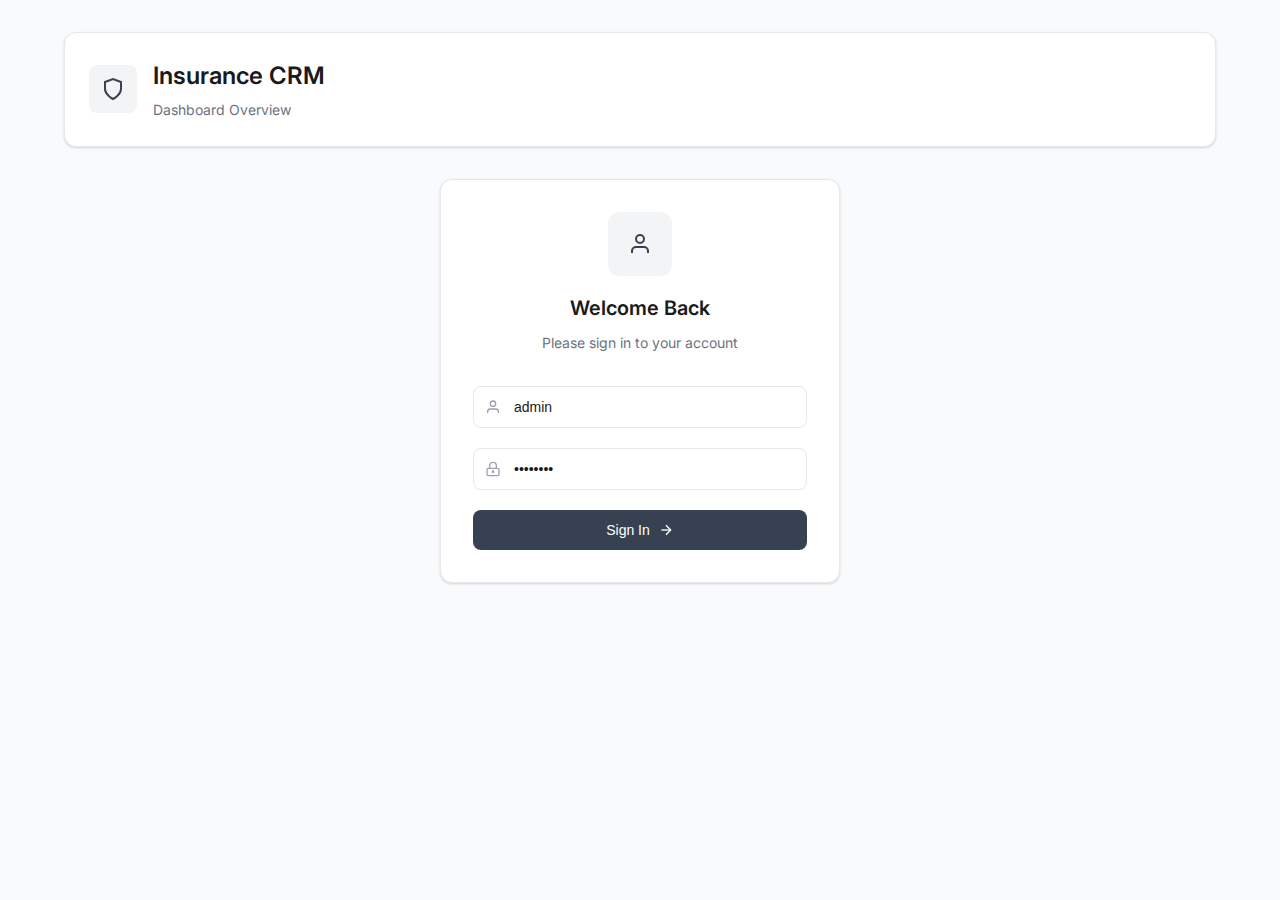
<file: dashboard.html>
<!DOCTYPE html>
<html lang="en">
<head>
    <meta charset="UTF-8">
    <meta name="viewport" content="width=device-width, initial-scale=1.0">
    <title>Insurance CRM Dashboard</title>
    <link rel="stylesheet" href="dashboard.css">
    <link href="https://fonts.googleapis.com/css2?family=Inter:wght@300;400;500;600;700&display=swap" rel="stylesheet">
</head>
<body>
    <div class="container">
        <div class="header">
            <div class="header-content">
                <div class="header-icon">
                    <svg width="24" height="24" viewBox="0 0 24 24" fill="none" stroke="currentColor" stroke-width="2">
                        <path d="M12 22s8-4 8-10V5l-8-3-8 3v7c0 6 8 10 8 10z"/>
                    </svg>
                </div>
                <div class="header-text">
                    <h1>Insurance CRM</h1>
                    <p>Dashboard Overview</p>
                </div>
            </div>
        </div>
        
        <div class="auth-section">
            <div class="login-card">
                <div class="login-header">
                    <div class="login-icon">
                        <svg width="24" height="24" viewBox="0 0 24 24" fill="none" stroke="currentColor" stroke-width="2">
                            <path d="M20 21v-2a4 4 0 0 0-4-4H8a4 4 0 0 0-4 4v2"/>
                            <circle cx="12" cy="7" r="4"/>
                        </svg>
                    </div>
                    <h2>Welcome Back</h2>
                    <p>Please sign in to your account</p>
                </div>
                
                <div id="login-form" class="auth-form">
                    <div class="input-group">
                        <svg width="16" height="16" viewBox="0 0 24 24" fill="none" stroke="currentColor" stroke-width="2">
                            <path d="M20 21v-2a4 4 0 0 0-4-4H8a4 4 0 0 0-4 4v2"/>
                            <circle cx="12" cy="7" r="4"/>
                        </svg>
                        <input type="text" id="username" placeholder="Username" value="admin">
                    </div>
                    <div class="input-group">
                        <svg width="16" height="16" viewBox="0 0 24 24" fill="none" stroke="currentColor" stroke-width="2">
                            <rect x="3" y="11" width="18" height="11" rx="2" ry="2"/>
                            <circle cx="12" cy="16" r="1"/>
                            <path d="M7 11V7a5 5 0 0 1 10 0v4"/>
                        </svg>
                        <input type="password" id="password" placeholder="Password" value="admin123">
                    </div>
                    <button onclick="login()" class="login-btn">
                        <span>Sign In</span>
                        <svg width="16" height="16" viewBox="0 0 24 24" fill="none" stroke="currentColor" stroke-width="2">
                            <line x1="5" y1="12" x2="19" y2="12"/>
                            <polyline points="12,5 19,12 12,19"/>
                        </svg>
                    </button>
                </div>
                <div id="auth-status"></div>
            </div>
        </div>
        
        <div id="dashboard-content" class="hidden">
            <div class="dashboard-header">
                <h2>Dashboard</h2>
                <button onclick="refreshData()" class="refresh-btn">
                    <svg width="16" height="16" viewBox="0 0 24 24" fill="none" stroke="currentColor" stroke-width="2">
                        <polyline points="23,4 23,10 17,10"/>
                        <polyline points="1,20 1,14 7,14"/>
                        <path d="M20.49 9A9 9 0 0 0 5.64 5.64L1 10m22 4l-4.64 4.36A9 9 0 0 1 3.51 15"/>
                    </svg>
                    Refresh
                </button>
            </div>
            
            <div class="stats-grid">
                <div class="stat-card">
                    <div class="stat-icon">
                        <svg width="20" height="20" viewBox="0 0 24 24" fill="none" stroke="currentColor" stroke-width="2">
                            <path d="M17 21v-2a4 4 0 0 0-4-4H5a4 4 0 0 0-4 4v2"/>
                            <circle cx="9" cy="7" r="4"/>
                            <path d="M23 21v-2a4 4 0 0 0-3-3.87"/>
                            <path d="M16 3.13a4 4 0 0 1 0 7.75"/>
                        </svg>
                    </div>
                    <div class="stat-content">
                        <h3>Total Leads</h3>
                        <div id="total-leads" class="value">-</div>
                    </div>
                </div>
                
                <div class="stat-card">
                    <div class="stat-icon">
                        <svg width="20" height="20" viewBox="0 0 24 24" fill="none" stroke="currentColor" stroke-width="2">
                            <path d="M16 21v-2a4 4 0 0 0-4-4H6a4 4 0 0 0-4 4v2"/>
                            <circle cx="9" cy="7" r="4"/>
                            <line x1="19" y1="8" x2="19" y2="14"/>
                            <line x1="22" y1="11" x2="16" y2="11"/>
                        </svg>
                    </div>
                    <div class="stat-content">
                        <h3>New Leads</h3>
                        <div id="new-leads" class="value">-</div>
                    </div>
                </div>
                
                <div class="stat-card">
                    <div class="stat-icon">
                        <svg width="20" height="20" viewBox="0 0 24 24" fill="none" stroke="currentColor" stroke-width="2">
                            <rect x="3" y="4" width="18" height="18" rx="2" ry="2"/>
                            <line x1="16" y1="2" x2="16" y2="6"/>
                            <line x1="8" y1="2" x2="8" y2="6"/>
                            <line x1="3" y1="10" x2="21" y2="10"/>
                        </svg>
                    </div>
                    <div class="stat-content">
                        <h3>This Week</h3>
                        <div id="leads-week" class="value">-</div>
                    </div>
                </div>
                
                <div class="stat-card">
                    <div class="stat-icon">
                        <svg width="20" height="20" viewBox="0 0 24 24" fill="none" stroke="currentColor" stroke-width="2">
                            <rect x="3" y="4" width="18" height="18" rx="2" ry="2"/>
                            <line x1="16" y1="2" x2="16" y2="6"/>
                            <line x1="8" y1="2" x2="8" y2="6"/>
                            <line x1="3" y1="10" x2="21" y2="10"/>
                            <path d="M8 14h.01"/>
                            <path d="M12 14h.01"/>
                            <path d="M16 14h.01"/>
                            <path d="M8 18h.01"/>
                            <path d="M12 18h.01"/>
                            <path d="M16 18h.01"/>
                        </svg>
                    </div>
                    <div class="stat-content">
                        <h3>This Month</h3>
                        <div id="leads-month" class="value">-</div>
                    </div>
                </div>
                
                <div class="stat-card">
                    <div class="stat-icon">
                        <svg width="20" height="20" viewBox="0 0 24 24" fill="none" stroke="currentColor" stroke-width="2">
                            <polyline points="22,12 18,12 15,21 9,3 6,12 2,12"/>
                        </svg>
                    </div>
                    <div class="stat-content">
                        <h3>Conversion Rate</h3>
                        <div id="conversion-rate" class="value">-</div>
                    </div>
                </div>
                
                <div class="stat-card">
                    <div class="stat-icon">
                        <svg width="20" height="20" viewBox="0 0 24 24" fill="none" stroke="currentColor" stroke-width="2">
                            <line x1="12" y1="1" x2="12" y2="23"/>
                            <path d="M17 5H9.5a3.5 3.5 0 0 0 0 7h5a3.5 3.5 0 0 1 0 7H6"/>
                        </svg>
                    </div>
                    <div class="stat-content">
                        <h3>Total Value</h3>
                        <div id="total-value" class="value">-</div>
                    </div>
                </div>
            </div>
            
            <div class="leads-section">
                <div class="section-header">
                    <h3>Recent Leads</h3>
                </div>
                <div class="table-container">
                    <div id="leads-loading" class="loading">
                        <div class="loading-spinner"></div>
                        <p>Loading leads...</p>
                    </div>
                    <table id="leads-table" class="leads-table hidden">
                        <thead>
                            <tr>
                                <th>Name</th>
                                <th>Email</th>
                                <th>Phone</th>
                                <th>Status</th>
                                <th>Source</th>
                                <th>Created</th>
                                <th>Interests</th>
                            </tr>
                        </thead>
                        <tbody id="leads-body">
                        </tbody>
                    </table>
                </div>
            </div>
        </div>
    </div>
    
    <script>
        const API_BASE = 'http://localhost:8000/api';
        let authToken = null;
        
        async function login() {
            const username = document.getElementById('username').value;
            const password = document.getElementById('password').value;
            const statusDiv = document.getElementById('auth-status');
            
            try {
                const response = await fetch(`${API_BASE}/auth/login`, {
                    method: 'POST',
                    headers: {
                        'Content-Type': 'application/x-www-form-urlencoded',
                    },
                    body: `username=${encodeURIComponent(username)}&password=${encodeURIComponent(password)}`
                });
                
                if (!response.ok) {
                    throw new Error(`Login failed: ${response.status}`);
                }
                
                const data = await response.json();
                authToken = data.access_token;
                
                statusDiv.innerHTML = '<div class="success">Authentication successful</div>';
                document.getElementById('login-form').classList.add('hidden');
                document.getElementById('dashboard-content').classList.remove('hidden');
                
                await loadDashboardData();
                
            } catch (error) {
                statusDiv.innerHTML = `<div class="error">Error: ${error.message}</div>`;
                console.error('Login error:', error);
            }
        }
        
        async function apiRequest(endpoint) {
            const response = await fetch(`${API_BASE}${endpoint}`, {
                headers: {
                    'Authorization': `Bearer ${authToken}`,
                    'Content-Type': 'application/json'
                }
            });
            
            if (!response.ok) {
                throw new Error(`API request failed: ${response.status}`);
            }
            
            return response.json();
        }
        
        async function loadDashboardData() {
            try {
                // Load dashboard stats
                const stats = await apiRequest('/dashboard/stats');
                document.getElementById('total-leads').textContent = stats.total_leads;
                document.getElementById('new-leads').textContent = stats.new_leads;
                document.getElementById('leads-week').textContent = stats.leads_this_week;
                document.getElementById('leads-month').textContent = stats.leads_this_month;
                document.getElementById('conversion-rate').textContent = stats.conversion_rate + '%';
                document.getElementById('total-value').textContent = '$' + (stats.total_estimated_value || 0).toLocaleString();
                
                // Load leads
                const leadsData = await apiRequest('/leads/');
                displayLeads(leadsData.leads);
                
            } catch (error) {
                console.error('Error loading dashboard data:', error);
                document.getElementById('auth-status').innerHTML = 
                    `<div class="error">Error loading data: ${error.message}</div>`;
            }
        }
        
        function displayLeads(leads) {
            const tbody = document.getElementById('leads-body');
            const loadingDiv = document.getElementById('leads-loading');
            const table = document.getElementById('leads-table');
            
            tbody.innerHTML = '';
            
            leads.forEach(lead => {
                const row = document.createElement('tr');
                
                // Build interests list
                const interests = [];
                if (lead.personalLines) interests.push('Personal');
                if (lead.commercialLines) interests.push('Commercial');
                if (lead.lifeAndHealth) interests.push('Life & Health');
                
                row.innerHTML = `
                    <td><div class="name">${lead.firstName} ${lead.lastName}</div></td>
                    <td><div class="email">${lead.email}</div></td>
                    <td><div class="phone">${lead.phoneNumber}</div></td>
                    <td><span class="status-badge status-${lead.status.toLowerCase()}">${lead.status}</span></td>
                    <td><div class="source">${lead.source}</div></td>
                    <td><div class="date">${new Date(lead.created_at).toLocaleDateString()}</div></td>
                    <td><div class="interests">${interests.join(', ')}</div></td>
                `;
                
                tbody.appendChild(row);
            });
            
            loadingDiv.classList.add('hidden');
            table.classList.remove('hidden');
        }
        
        async function refreshData() {
            if (authToken) {
                await loadDashboardData();
            }
        }
    </script>
</body>
</html>
</file>
<file: dashboard.css>
/* Minimalist Insurance CRM Dashboard */

:root {
  --text-primary: #1a1a1a;
  --text-secondary: #6b7280;
  --text-muted: #9ca3af;
  --background: #ffffff;
  --background-secondary: #f9fafb;
  --border: #e5e7eb;
  --border-light: #f3f4f6;
  --accent: #374151;
  --accent-light: #f3f4f6;
  --success: #10b981;
  --success-light: #d1fae5;
  --error: #ef4444;
  --error-light: #fee2e2;
  --shadow: 0 1px 3px 0 rgba(0, 0, 0, 0.1), 0 1px 2px 0 rgba(0, 0, 0, 0.06);
  --shadow-lg: 0 10px 15px -3px rgba(0, 0, 0, 0.1), 0 4px 6px -2px rgba(0, 0, 0, 0.05);
}

/* Reset and Base Styles */
* {
  margin: 0;
  padding: 0;
  box-sizing: border-box;
}

body {
  font-family: 'Inter', -apple-system, BlinkMacSystemFont, 'Segoe UI', Roboto, sans-serif;
  background: var(--background-secondary);
  color: var(--text-primary);
  line-height: 1.6;
  font-size: 14px;
  -webkit-font-smoothing: antialiased;
  -moz-osx-font-smoothing: grayscale;
}

/* Container */
.container {
  max-width: 1200px;
  margin: 0 auto;
  padding: 32px 24px;
}

/* Header */
.header {
  background: var(--background);
  border: 1px solid var(--border);
  border-radius: 12px;
  padding: 24px;
  margin-bottom: 32px;
  box-shadow: var(--shadow);
}

.header-content {
  display: flex;
  align-items: center;
  gap: 16px;
}

.header-icon {
  width: 48px;
  height: 48px;
  background: var(--accent-light);
  border-radius: 8px;
  display: flex;
  align-items: center;
  justify-content: center;
  color: var(--accent);
}

.header-text h1 {
  font-size: 24px;
  font-weight: 600;
  color: var(--text-primary);
  margin-bottom: 4px;
}

.header-text p {
  color: var(--text-secondary);
  font-size: 14px;
  font-weight: 400;
}

/* Authentication Section */
.auth-section {
  display: flex;
  justify-content: center;
  margin-bottom: 32px;
}

.login-card {
  background: var(--background);
  border: 1px solid var(--border);
  border-radius: 12px;
  padding: 32px;
  width: 100%;
  max-width: 400px;
  box-shadow: var(--shadow);
}

.login-header {
  text-align: center;
  margin-bottom: 32px;
}

.login-icon {
  width: 64px;
  height: 64px;
  background: var(--accent-light);
  border-radius: 12px;
  display: flex;
  align-items: center;
  justify-content: center;
  margin: 0 auto 16px;
  color: var(--accent);
}

.login-header h2 {
  font-size: 20px;
  font-weight: 600;
  color: var(--text-primary);
  margin-bottom: 8px;
}

.login-header p {
  color: var(--text-secondary);
  font-size: 14px;
}

/* Form Styles */
.auth-form {
  display: flex;
  flex-direction: column;
  gap: 20px;
}

.input-group {
  position: relative;
}

.input-group svg {
  position: absolute;
  left: 12px;
  top: 50%;
  transform: translateY(-50%);
  color: var(--text-muted);
  z-index: 2;
}

.input-group input {
  width: 100%;
  padding: 12px 12px 12px 40px;
  border: 1px solid var(--border);
  border-radius: 8px;
  font-size: 14px;
  background: var(--background);
  color: var(--text-primary);
  transition: all 0.2s ease;
}

.input-group input:focus {
  outline: none;
  border-color: var(--accent);
  box-shadow: 0 0 0 3px rgba(55, 65, 81, 0.1);
}

.input-group input::placeholder {
  color: var(--text-muted);
}

.login-btn {
  background: var(--accent);
  color: white;
  border: none;
  padding: 12px 16px;
  border-radius: 8px;
  font-size: 14px;
  font-weight: 500;
  cursor: pointer;
  display: flex;
  align-items: center;
  justify-content: center;
  gap: 8px;
  transition: all 0.2s ease;
}

.login-btn:hover {
  background: #1f2937;
  transform: translateY(-1px);
}

/* Dashboard Header */
.dashboard-header {
  display: flex;
  justify-content: space-between;
  align-items: center;
  margin-bottom: 24px;
}

.dashboard-header h2 {
  font-size: 20px;
  font-weight: 600;
  color: var(--text-primary);
}

.refresh-btn {
  background: var(--background);
  border: 1px solid var(--border);
  color: var(--text-secondary);
  padding: 8px 16px;
  border-radius: 8px;
  font-size: 14px;
  font-weight: 500;
  cursor: pointer;
  display: flex;
  align-items: center;
  gap: 8px;
  transition: all 0.2s ease;
}

.refresh-btn:hover {
  background: var(--accent-light);
  border-color: var(--accent);
  color: var(--accent);
}

/* Stats Grid */
.stats-grid {
  display: grid;
  grid-template-columns: repeat(auto-fit, minmax(200px, 1fr));
  gap: 20px;
  margin-bottom: 32px;
}

.stat-card {
  background: var(--background);
  border: 1px solid var(--border);
  border-radius: 12px;
  padding: 20px;
  box-shadow: var(--shadow);
  transition: all 0.2s ease;
}

.stat-card:hover {
  transform: translateY(-2px);
  box-shadow: var(--shadow-lg);
  border-color: var(--accent);
}

.stat-icon {
  width: 40px;
  height: 40px;
  background: var(--accent-light);
  border-radius: 8px;
  display: flex;
  align-items: center;
  justify-content: center;
  color: var(--accent);
  margin-bottom: 16px;
}

.stat-content h3 {
  color: var(--text-secondary);
  font-size: 12px;
  font-weight: 500;
  text-transform: uppercase;
  letter-spacing: 0.5px;
  margin-bottom: 8px;
}

.stat-content .value {
  font-size: 28px;
  font-weight: 700;
  color: var(--text-primary);
  line-height: 1;
}

/* Leads Section */
.leads-section {
  background: var(--background);
  border: 1px solid var(--border);
  border-radius: 12px;
  box-shadow: var(--shadow);
  overflow: hidden;
}

.section-header {
  padding: 20px 24px;
  border-bottom: 1px solid var(--border);
}

.section-header h3 {
  font-size: 16px;
  font-weight: 600;
  color: var(--text-primary);
}

/* Table */
.table-container {
  overflow-x: auto;
}

.leads-table {
  width: 100%;
  border-collapse: collapse;
}

.leads-table th {
  background: var(--background-secondary);
  padding: 16px 24px;
  text-align: left;
  font-weight: 500;
  color: var(--text-secondary);
  font-size: 12px;
  text-transform: uppercase;
  letter-spacing: 0.5px;
  border-bottom: 1px solid var(--border);
}

.leads-table td {
  padding: 16px 24px;
  border-bottom: 1px solid var(--border-light);
  vertical-align: middle;
}

.leads-table tr:hover {
  background: var(--background-secondary);
}

.leads-table tr:last-child td {
  border-bottom: none;
}

.name, .email, .phone, .source, .date, .interests {
  font-size: 14px;
  color: var(--text-primary);
  font-weight: 400;
}

.email {
  color: var(--text-secondary);
}

/* Status Badges */
.status-badge {
  display: inline-flex;
  align-items: center;
  padding: 4px 8px;
  border-radius: 6px;
  font-size: 12px;
  font-weight: 500;
  text-transform: capitalize;
}

.status-new {
  background: #dbeafe;
  color: #1e40af;
}

.status-contacted {
  background: #d1fae5;
  color: #065f46;
}

.status-qualified {
  background: #e0e7ff;
  color: #3730a3;
}

/* Loading */
.loading {
  text-align: center;
  padding: 48px 24px;
}

.loading-spinner {
  width: 32px;
  height: 32px;
  border: 3px solid var(--border);
  border-top: 3px solid var(--accent);
  border-radius: 50%;
  animation: spin 1s linear infinite;
  margin: 0 auto 16px;
}

@keyframes spin {
  0% { transform: rotate(0deg); }
  100% { transform: rotate(360deg); }
}

.loading p {
  color: var(--text-secondary);
  font-size: 14px;
}

/* Status Messages */
.error {
  background: var(--error-light);
  color: var(--error);
  padding: 12px 16px;
  border-radius: 8px;
  margin: 16px 0;
  font-size: 14px;
  font-weight: 500;
  border: 1px solid #fecaca;
}

.success {
  background: var(--success-light);
  color: var(--success);
  padding: 12px 16px;
  border-radius: 8px;
  margin: 16px 0;
  font-size: 14px;
  font-weight: 500;
  border: 1px solid #a7f3d0;
}

/* Utility Classes */
.hidden {
  display: none;
}

/* Responsive Design */
@media (max-width: 768px) {
  .container {
    padding: 24px 16px;
  }

  .header-content {
    flex-direction: column;
    text-align: center;
    gap: 12px;
  }

  .login-card {
    padding: 24px;
    margin: 0 16px;
  }

  .stats-grid {
    grid-template-columns: 1fr;
    gap: 16px;
  }

  .dashboard-header {
    flex-direction: column;
    gap: 16px;
    align-items: stretch;
  }

  .leads-table th,
  .leads-table td {
    padding: 12px 16px;
    font-size: 13px;
  }

  .stat-content .value {
    font-size: 24px;
  }
}

@media (max-width: 480px) {
  .container {
    padding: 16px 12px;
  }

  .header {
    padding: 16px;
  }

  .header-text h1 {
    font-size: 20px;
  }

  .login-card {
    padding: 20px;
  }

  .stat-content .value {
    font-size: 20px;
  }

  .leads-table th,
  .leads-table td {
    padding: 8px 12px;
    font-size: 12px;
  }
}
</file>
